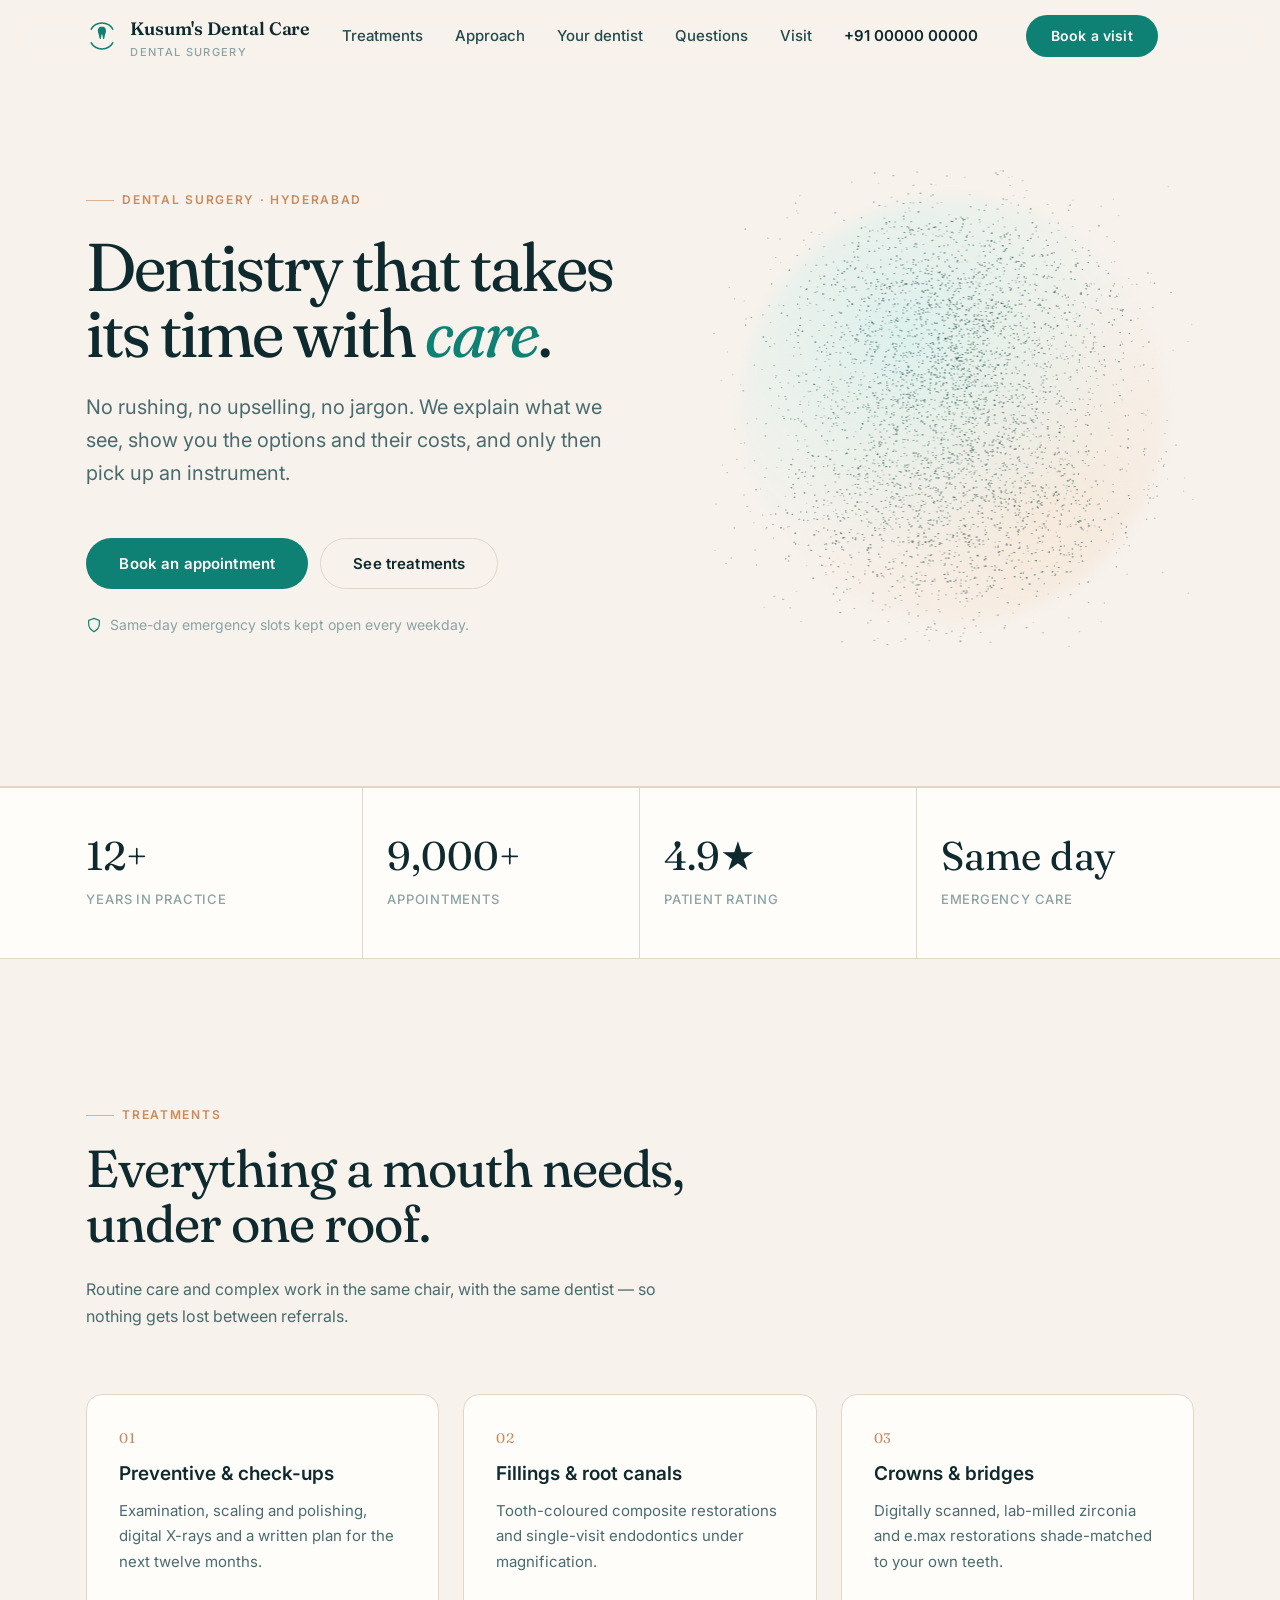
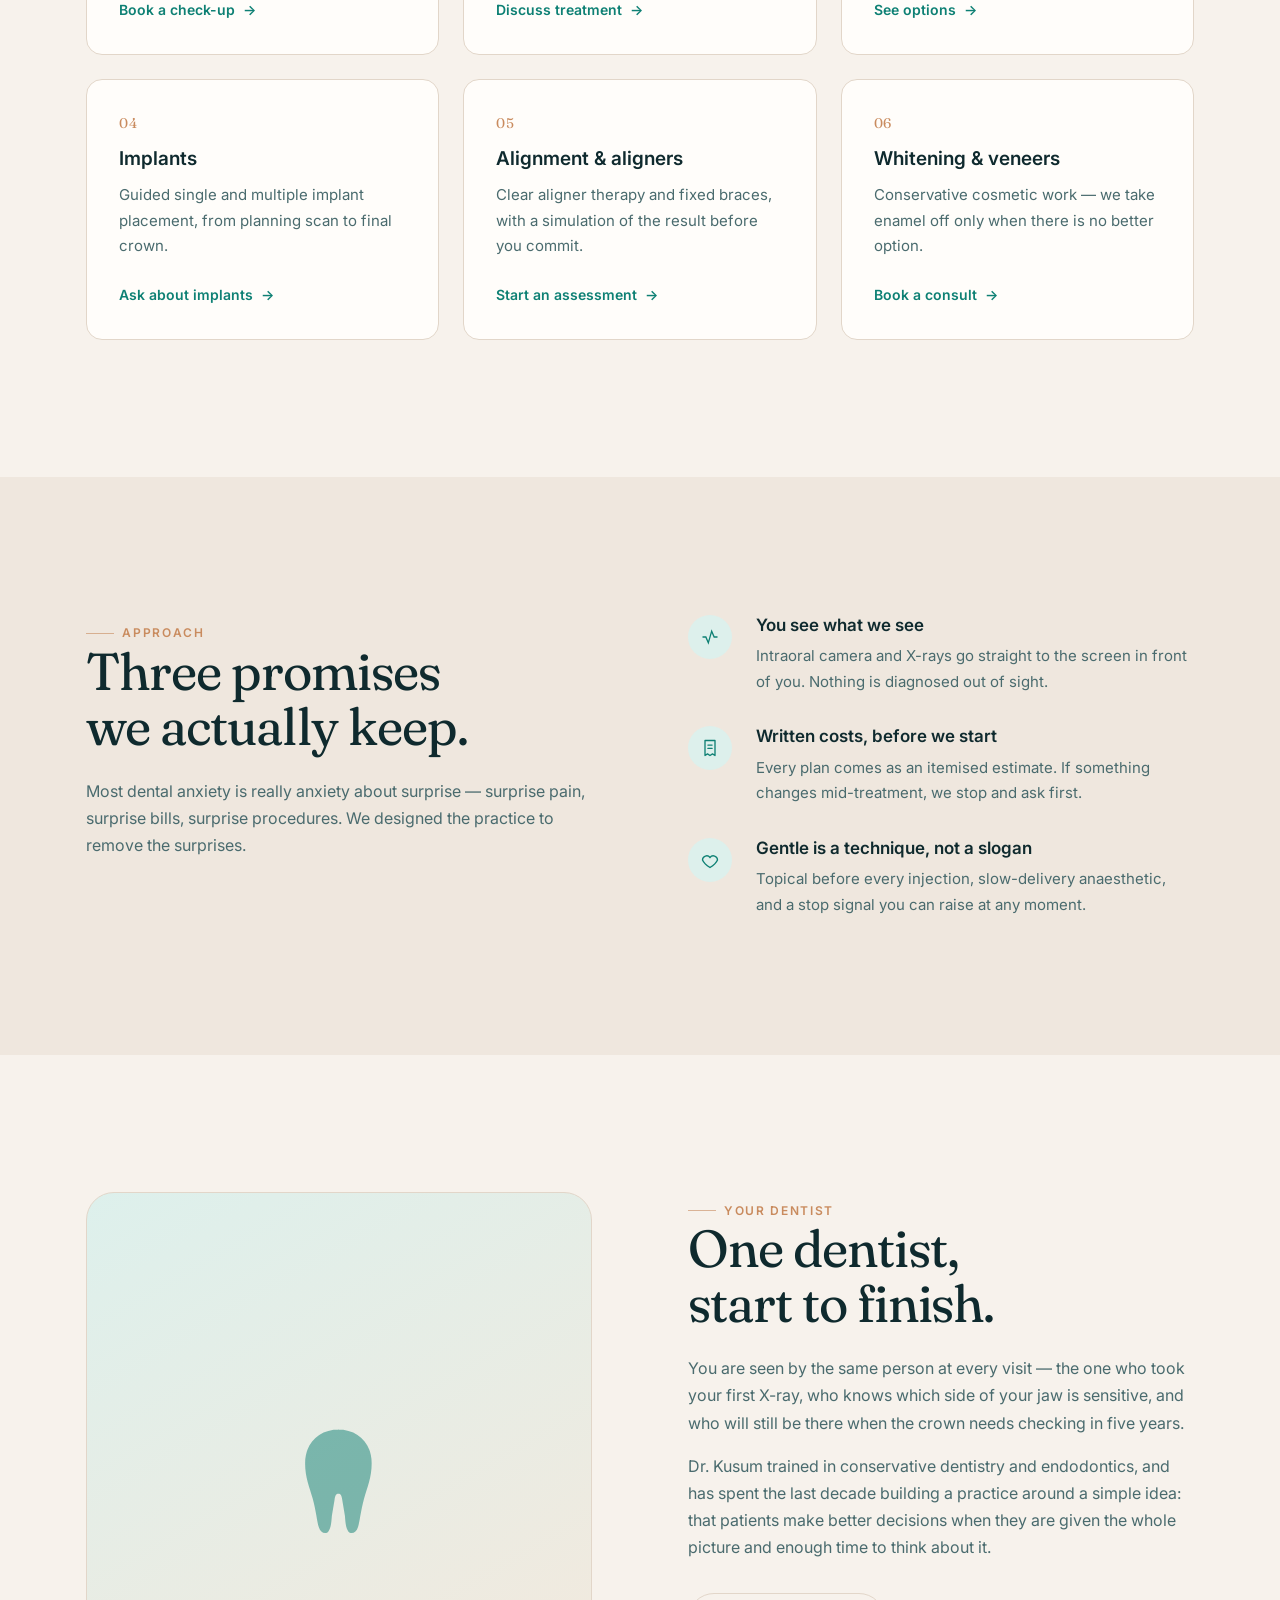
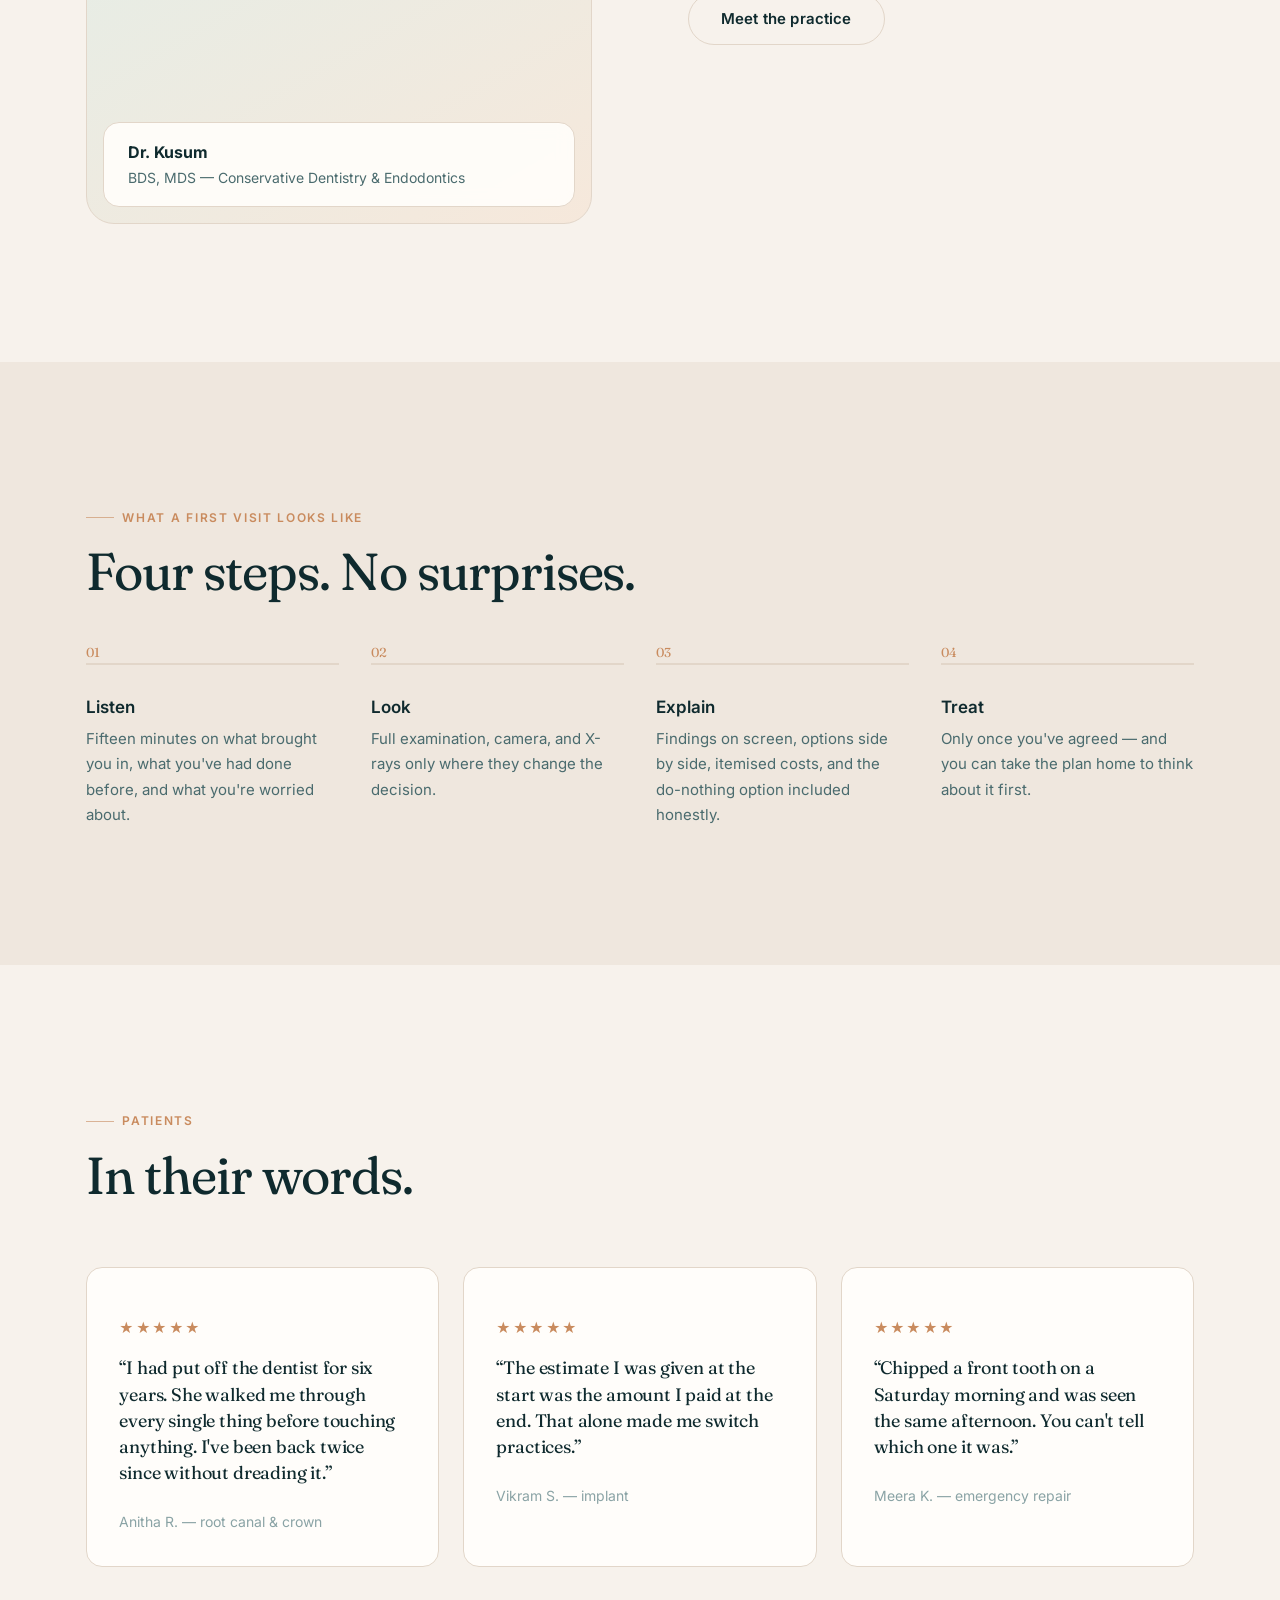
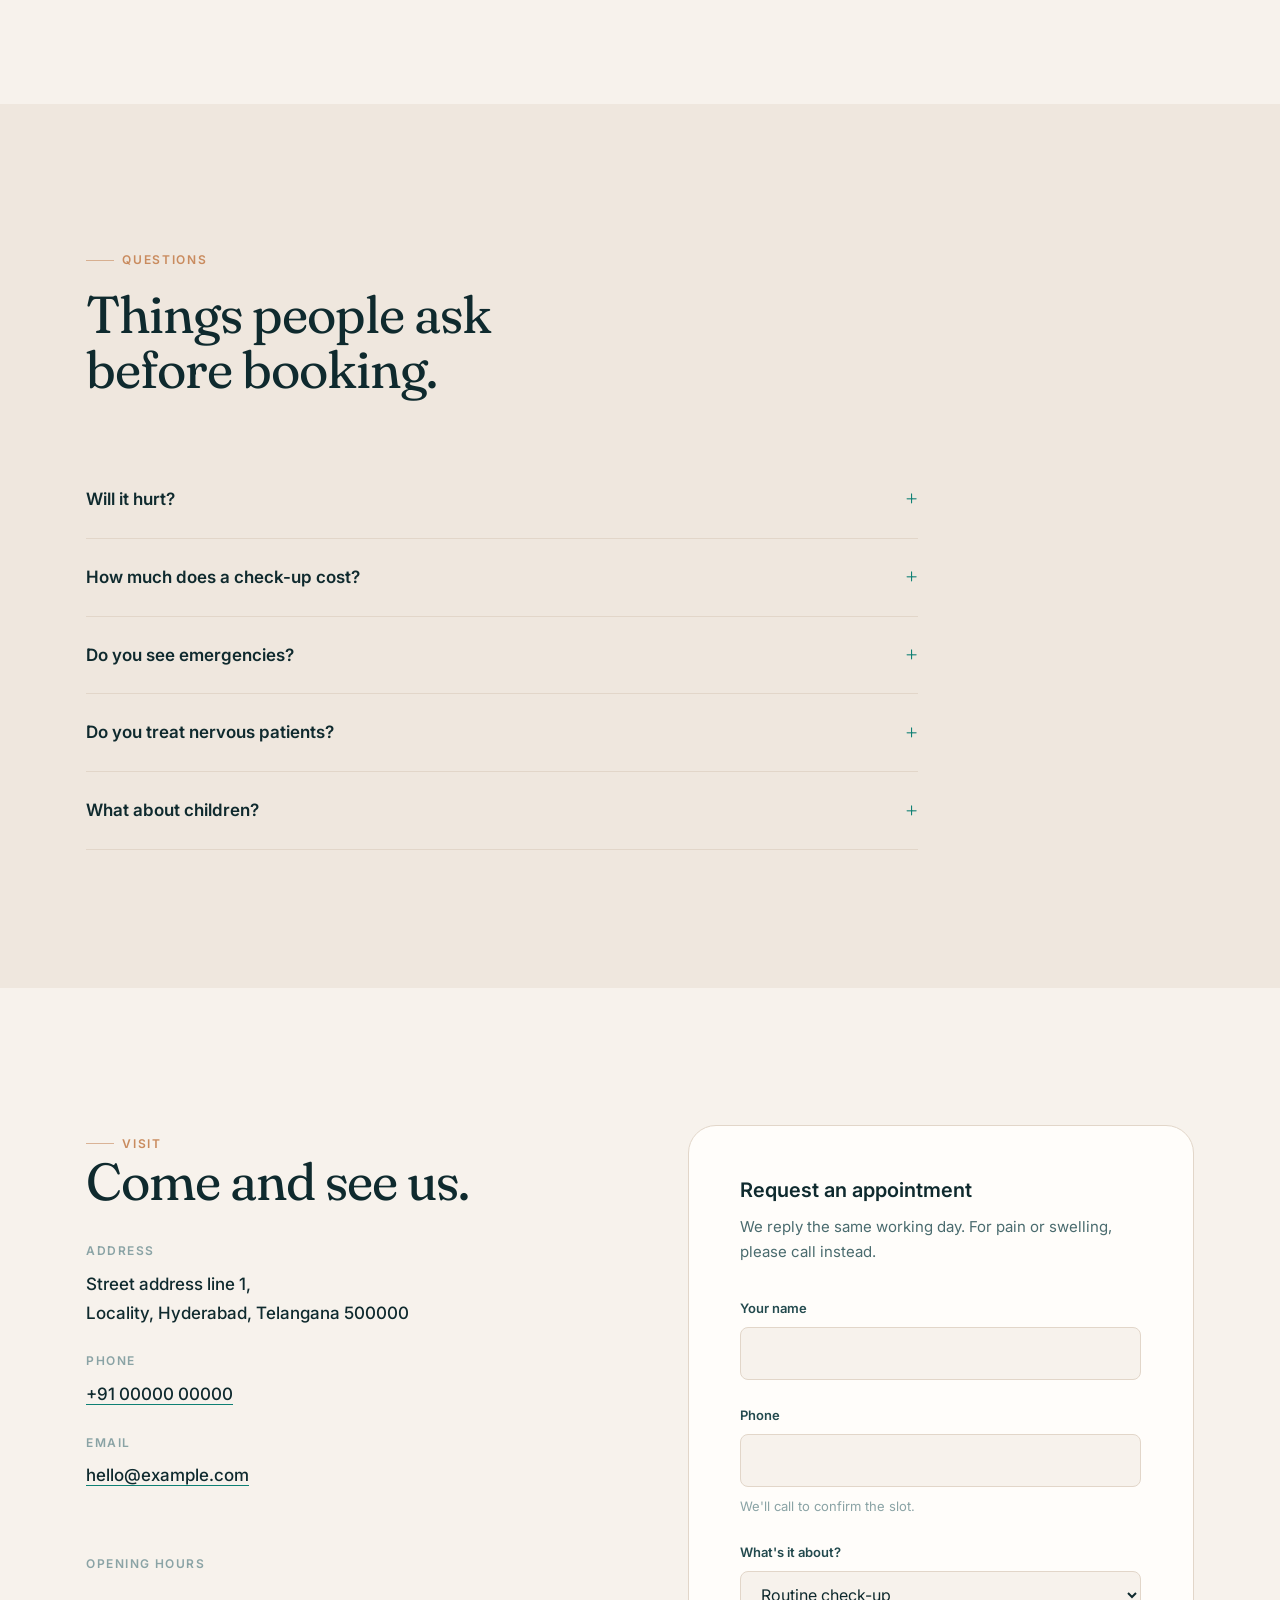
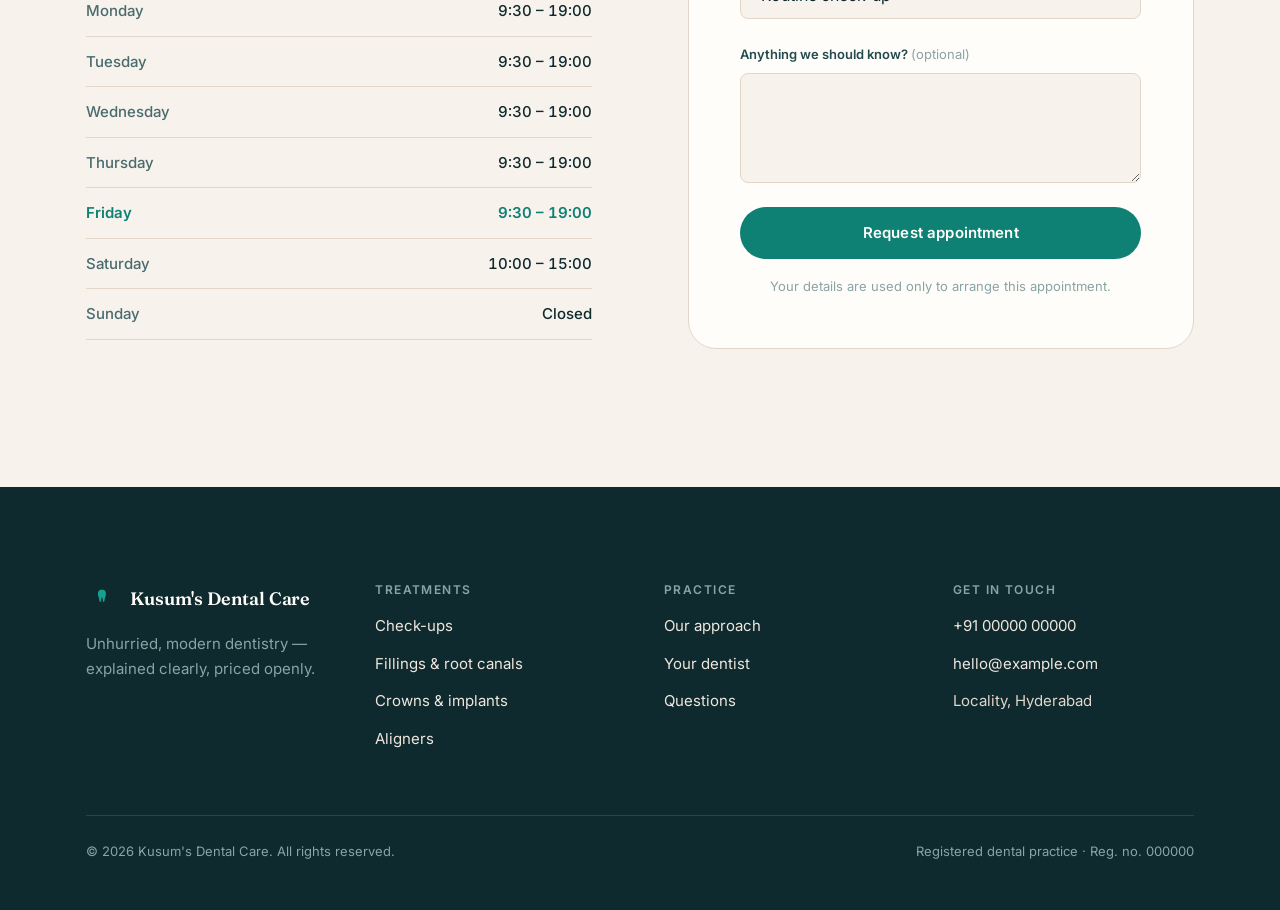
<file: kusum-dental-redesign/index.html>
<!doctype html>
<html lang="en">
<head>
<meta charset="utf-8">
<meta name="viewport" content="width=device-width, initial-scale=1">
<title>Kusum's Dental Care — Unhurried, modern dentistry</title>
<meta name="description" content="A calm, modern dental practice. Preventive care, cosmetic dentistry, implants and emergency appointments — explained clearly, priced openly.">
<meta name="theme-color" content="#f7f2ec" media="(prefers-color-scheme: light)">
<meta name="theme-color" content="#141a1a" media="(prefers-color-scheme: dark)">

<link rel="icon" href="assets/img/mark.svg" type="image/svg+xml">
<link rel="preconnect" href="https://fonts.googleapis.com">
<link rel="preconnect" href="https://fonts.gstatic.com" crossorigin>
<link rel="stylesheet" href="https://fonts.googleapis.com/css2?family=Fraunces:ital,opsz,wght@0,9..144,400;0,600;1,9..144,400&family=Inter:wght@400;500;600&display=swap">
<link rel="stylesheet" href="assets/css/styles.css">

<script type="importmap">
{ "imports": { "three": "./assets/vendor/three.module.min.js" } }
</script>
<script type="module" src="assets/js/main.js" defer></script>
</head>
<body>
<a class="skip" href="#main">Skip to content</a>

<!-- ============================= NAV ============================= -->
<header class="nav">
  <div class="wrap nav__inner">
    <a class="brand" href="#top">
      <svg class="brand__mark" viewBox="0 0 480 480" aria-hidden="true" focusable="false">
        <path d="M240 34a206 206 0 0 1 178 103l-21 12A182 182 0 0 0 240 58Z"/>
        <path d="M62 137A206 206 0 0 1 240 34v24A182 182 0 0 0 83 149Z"/>
        <path d="M418 343A206 206 0 0 1 240 446v-24a182 182 0 0 0 157-91Z"/>
        <path d="M240 446A206 206 0 0 1 62 343l21-12a182 182 0 0 0 157 91Z"/>
        <path d="M240 96c-36 0-62 24-62 62 0 26 8 44 14 65 6 22 8 43 11 52 3 10 10 13 16 10 5-4 7-14 8-30l5-30c1-8 3-11 7-11s6 3 7 11l5 30c1 16 3 26 8 30 6 3 13 0 16-10 3-9 5-30 11-52 6-21 14-39 14-65 0-38-26-62-62-62Z"/>
      </svg>
      <span>
        <span class="brand__name" data-placeholder="practice-name">Kusum's Dental Care</span>
        <span class="brand__sub" data-placeholder="practice-tagline">Dental Surgery</span>
      </span>
    </a>

    <nav aria-label="Primary">
      <ul class="nav__links">
        <li><a href="#services">Treatments</a></li>
        <li><a href="#approach">Approach</a></li>
        <li><a href="#team">Your dentist</a></li>
        <li><a href="#faq">Questions</a></li>
        <li><a href="#contact">Visit</a></li>
      </ul>
    </nav>

    <a class="nav__phone" href="tel:+910000000000" data-placeholder="phone">+91 00000 00000</a>
    <a class="btn btn--primary btn--small nav__cta" href="#contact">Book a visit</a>
  </div>
</header>

<main id="main">

<!-- ============================= HERO ============================= -->
<section class="hero" id="top" aria-labelledby="hero-title">
  <div class="wrap hero__grid">
    <div class="hero__copy">
      <span class="eyebrow" data-placeholder="hero-eyebrow">Dental surgery · Hyderabad</span>
      <h1 class="display-1" id="hero-title" data-placeholder="hero-title">
        Dentistry that takes<br>its time with <em>care</em>.
      </h1>
      <p class="lead" data-placeholder="hero-lead">
        No rushing, no upselling, no jargon. We explain what we see, show you the
        options and their costs, and only then pick up an instrument.
      </p>
      <div class="hero__actions">
        <a class="btn btn--primary" href="#contact">Book an appointment</a>
        <a class="btn btn--ghost" href="#services">See treatments</a>
      </div>
      <p class="hero__note">
        <svg viewBox="0 0 24 24" fill="none" stroke-width="1.8" aria-hidden="true"><path d="M12 22s8-4.5 8-11V5l-8-3-8 3v6c0 6.5 8 11 8 11Z"/></svg>
        <span data-placeholder="hero-note">Same-day emergency slots kept open every weekday.</span>
      </p>
    </div>

    <div class="hero__stage" data-mode="loading">
      <!-- img2threeJS renders here; the DOM above carries all the meaning -->
      <canvas id="hero-canvas" data-src="assets/img/mark.svg" role="presentation" aria-hidden="true"></canvas>
      <div class="hero__fallback" aria-hidden="true"></div>
    </div>
  </div>
</section>

<!-- ============================= TRUST ============================= -->
<section class="trust" aria-label="Practice at a glance">
  <div class="wrap">
    <ul class="trust__list">
      <li class="trust__item"><span class="trust__n" data-placeholder="stat-1-n">12+</span><span class="trust__l" data-placeholder="stat-1-l">Years in practice</span></li>
      <li class="trust__item"><span class="trust__n" data-placeholder="stat-2-n">9,000+</span><span class="trust__l" data-placeholder="stat-2-l">Appointments</span></li>
      <li class="trust__item"><span class="trust__n" data-placeholder="stat-3-n">4.9★</span><span class="trust__l" data-placeholder="stat-3-l">Patient rating</span></li>
      <li class="trust__item"><span class="trust__n" data-placeholder="stat-4-n">Same day</span><span class="trust__l" data-placeholder="stat-4-l">Emergency care</span></li>
    </ul>
  </div>
</section>

<!-- ============================= SERVICES ============================= -->
<section class="section" id="services" aria-labelledby="services-title">
  <div class="wrap">
    <div class="section__head" data-reveal>
      <span class="eyebrow">Treatments</span>
      <h2 class="display-2" id="services-title">Everything a mouth needs,<br>under one roof.</h2>
      <p>Routine care and complex work in the same chair, with the same dentist — so nothing gets lost between referrals.</p>
    </div>

    <div class="cards">
      <article class="card" data-reveal>
        <span class="card__n">01</span>
        <h3 data-placeholder="service-1-title">Preventive &amp; check-ups</h3>
        <p data-placeholder="service-1-body">Examination, scaling and polishing, digital X-rays and a written plan for the next twelve months.</p>
        <a class="card__link" href="#contact">Book a check-up</a>
      </article>
      <article class="card" data-reveal>
        <span class="card__n">02</span>
        <h3 data-placeholder="service-2-title">Fillings &amp; root canals</h3>
        <p data-placeholder="service-2-body">Tooth-coloured composite restorations and single-visit endodontics under magnification.</p>
        <a class="card__link" href="#contact">Discuss treatment</a>
      </article>
      <article class="card" data-reveal>
        <span class="card__n">03</span>
        <h3 data-placeholder="service-3-title">Crowns &amp; bridges</h3>
        <p data-placeholder="service-3-body">Digitally scanned, lab-milled zirconia and e.max restorations shade-matched to your own teeth.</p>
        <a class="card__link" href="#contact">See options</a>
      </article>
      <article class="card" data-reveal>
        <span class="card__n">04</span>
        <h3 data-placeholder="service-4-title">Implants</h3>
        <p data-placeholder="service-4-body">Guided single and multiple implant placement, from planning scan to final crown.</p>
        <a class="card__link" href="#contact">Ask about implants</a>
      </article>
      <article class="card" data-reveal>
        <span class="card__n">05</span>
        <h3 data-placeholder="service-5-title">Alignment &amp; aligners</h3>
        <p data-placeholder="service-5-body">Clear aligner therapy and fixed braces, with a simulation of the result before you commit.</p>
        <a class="card__link" href="#contact">Start an assessment</a>
      </article>
      <article class="card" data-reveal>
        <span class="card__n">06</span>
        <h3 data-placeholder="service-6-title">Whitening &amp; veneers</h3>
        <p data-placeholder="service-6-body">Conservative cosmetic work — we take enamel off only when there is no better option.</p>
        <a class="card__link" href="#contact">Book a consult</a>
      </article>
    </div>
  </div>
</section>

<!-- ============================= APPROACH ============================= -->
<section class="section section--sunken" id="approach" aria-labelledby="approach-title">
  <div class="wrap split">
    <div data-reveal>
      <span class="eyebrow">Approach</span>
      <h2 class="display-2" id="approach-title">Three promises we actually keep.</h2>
      <p style="margin-top: var(--s-5)">Most dental anxiety is really anxiety about surprise — surprise pain, surprise bills, surprise procedures. We designed the practice to remove the surprises.</p>
    </div>

    <ul class="pillars" data-reveal>
      <li class="pillar">
        <span class="pillar__icon"><svg viewBox="0 0 24 24" aria-hidden="true"><path d="M3 12h4l3 7 4-14 3 7h4"/></svg></span>
        <div>
          <h3 data-placeholder="pillar-1-title">You see what we see</h3>
          <p data-placeholder="pillar-1-body">Intraoral camera and X-rays go straight to the screen in front of you. Nothing is diagnosed out of sight.</p>
        </div>
      </li>
      <li class="pillar">
        <span class="pillar__icon"><svg viewBox="0 0 24 24" aria-hidden="true" stroke-linejoin="round" stroke-linecap="round"><path d="M6 3h12v18l-3-2-3 2-3-2-3 2Z"/><path d="M9.5 8.5h5M9.5 12.5h5"/></svg></span>
        <div>
          <h3 data-placeholder="pillar-2-title">Written costs, before we start</h3>
          <p data-placeholder="pillar-2-body">Every plan comes as an itemised estimate. If something changes mid-treatment, we stop and ask first.</p>
        </div>
      </li>
      <li class="pillar">
        <span class="pillar__icon"><svg viewBox="0 0 24 24" aria-hidden="true"><path d="M12 21s-7-4.35-9-9a5 5 0 0 1 9-3 5 5 0 0 1 9 3c-2 4.65-9 9-9 9Z"/></svg></span>
        <div>
          <h3 data-placeholder="pillar-3-title">Gentle is a technique, not a slogan</h3>
          <p data-placeholder="pillar-3-body">Topical before every injection, slow-delivery anaesthetic, and a stop signal you can raise at any moment.</p>
        </div>
      </li>
    </ul>
  </div>
</section>

<!-- ============================= TEAM ============================= -->
<section class="section" id="team" aria-labelledby="team-title">
  <div class="wrap split">
    <figure class="portrait" data-reveal>
      <!-- Replace with a real portrait; see README content checklist -->
      <svg class="portrait__mark" viewBox="0 0 480 480" aria-hidden="true">
        <path d="M240 96c-36 0-62 24-62 62 0 26 8 44 14 65 6 22 8 43 11 52 3 10 10 13 16 10 5-4 7-14 8-30l5-30c1-8 3-11 7-11s6 3 7 11l5 30c1 16 3 26 8 30 6 3 13 0 16-10 3-9 5-30 11-52 6-21 14-39 14-65 0-38-26-62-62-62Z"/>
      </svg>
      <figcaption>
        <strong data-placeholder="dentist-name">Dr. Kusum</strong>
        <span data-placeholder="dentist-credentials">BDS, MDS — Conservative Dentistry &amp; Endodontics</span>
      </figcaption>
    </figure>

    <div data-reveal>
      <span class="eyebrow">Your dentist</span>
      <h2 class="display-2" id="team-title">One dentist, start to finish.</h2>
      <p style="margin-top: var(--s-5)" data-placeholder="dentist-bio-1">
        You are seen by the same person at every visit — the one who took your first
        X-ray, who knows which side of your jaw is sensitive, and who will still be
        there when the crown needs checking in five years.
      </p>
      <p style="margin-top: var(--s-4)" data-placeholder="dentist-bio-2">
        Dr. Kusum trained in conservative dentistry and endodontics, and has spent
        the last decade building a practice around a simple idea: that patients make
        better decisions when they are given the whole picture and enough time to
        think about it.
      </p>
      <div class="hero__actions" style="margin-top: var(--s-6) !important">
        <a class="btn btn--ghost" href="#contact">Meet the practice</a>
      </div>
    </div>
  </div>
</section>

<!-- ============================= PROCESS ============================= -->
<section class="section section--sunken" aria-labelledby="process-title">
  <div class="wrap">
    <div class="section__head" data-reveal>
      <span class="eyebrow">What a first visit looks like</span>
      <h2 class="display-2" id="process-title">Four steps. No surprises.</h2>
    </div>
    <ol class="steps" data-reveal>
      <li class="step"><h3 data-placeholder="step-1-title">Listen</h3><p data-placeholder="step-1-body">Fifteen minutes on what brought you in, what you've had done before, and what you're worried about.</p></li>
      <li class="step"><h3 data-placeholder="step-2-title">Look</h3><p data-placeholder="step-2-body">Full examination, camera, and X-rays only where they change the decision.</p></li>
      <li class="step"><h3 data-placeholder="step-3-title">Explain</h3><p data-placeholder="step-3-body">Findings on screen, options side by side, itemised costs, and the do-nothing option included honestly.</p></li>
      <li class="step"><h3 data-placeholder="step-4-title">Treat</h3><p data-placeholder="step-4-body">Only once you've agreed — and you can take the plan home to think about it first.</p></li>
    </ol>
  </div>
</section>

<!-- ============================= TESTIMONIALS ============================= -->
<section class="section" aria-labelledby="quotes-title">
  <div class="wrap">
    <div class="section__head" data-reveal>
      <span class="eyebrow">Patients</span>
      <h2 class="display-2" id="quotes-title">In their words.</h2>
    </div>
    <div class="quotes">
      <figure class="quote" data-reveal>
        <div class="quote__stars" aria-label="5 out of 5">★★★★★</div>
        <blockquote data-placeholder="quote-1">“I had put off the dentist for six years. She walked me through every single thing before touching anything. I've been back twice since without dreading it.”</blockquote>
        <figcaption data-placeholder="quote-1-by">Anitha R. — root canal &amp; crown</figcaption>
      </figure>
      <figure class="quote" data-reveal>
        <div class="quote__stars" aria-label="5 out of 5">★★★★★</div>
        <blockquote data-placeholder="quote-2">“The estimate I was given at the start was the amount I paid at the end. That alone made me switch practices.”</blockquote>
        <figcaption data-placeholder="quote-2-by">Vikram S. — implant</figcaption>
      </figure>
      <figure class="quote" data-reveal>
        <div class="quote__stars" aria-label="5 out of 5">★★★★★</div>
        <blockquote data-placeholder="quote-3">“Chipped a front tooth on a Saturday morning and was seen the same afternoon. You can't tell which one it was.”</blockquote>
        <figcaption data-placeholder="quote-3-by">Meera K. — emergency repair</figcaption>
      </figure>
    </div>
  </div>
</section>

<!-- ============================= FAQ ============================= -->
<section class="section section--sunken" id="faq" aria-labelledby="faq-title">
  <div class="wrap">
    <div class="section__head" data-reveal>
      <span class="eyebrow">Questions</span>
      <h2 class="display-2" id="faq-title">Things people ask before booking.</h2>
    </div>
    <div class="faq" data-reveal>
      <details>
        <summary data-placeholder="faq-1-q">Will it hurt?</summary>
        <p data-placeholder="faq-1-a">For most routine work, no. We use topical gel before any injection and deliver anaesthetic slowly, which is what makes the difference. You can raise a hand to stop at any point, and we will.</p>
      </details>
      <details>
        <summary data-placeholder="faq-2-q">How much does a check-up cost?</summary>
        <p data-placeholder="faq-2-a">A full examination including X-rays where needed is a fixed fee, quoted when you book. Any treatment that follows is itemised in writing before it starts.</p>
      </details>
      <details>
        <summary data-placeholder="faq-3-q">Do you see emergencies?</summary>
        <p data-placeholder="faq-3-a">Yes. We hold slots open every weekday for pain, swelling, a lost filling or a broken front tooth. Call the practice directly rather than using the form.</p>
      </details>
      <details>
        <summary data-placeholder="faq-4-q">Do you treat nervous patients?</summary>
        <p data-placeholder="faq-4-a">Often. Tell us when you book and we will schedule a longer, treatment-free first appointment — just conversation and an examination, nothing else.</p>
      </details>
      <details>
        <summary data-placeholder="faq-5-q">What about children?</summary>
        <p data-placeholder="faq-5-a">We see children from their first tooth onwards. Early visits are short, familiar and deliberately uneventful, which is the point.</p>
      </details>
    </div>
  </div>
</section>

<!-- ============================= CONTACT ============================= -->
<section class="section" id="contact" aria-labelledby="contact-title">
  <div class="wrap contact__grid">
    <div data-reveal>
      <span class="eyebrow">Visit</span>
      <h2 class="display-2" id="contact-title">Come and see us.</h2>

      <dl class="info-list">
        <div>
          <dt>Address</dt>
          <dd data-placeholder="address">Street address line 1,<br>Locality, Hyderabad, Telangana 500000</dd>
        </div>
        <div>
          <dt>Phone</dt>
          <dd><a href="tel:+910000000000" data-placeholder="phone">+91 00000 00000</a></dd>
        </div>
        <div>
          <dt>Email</dt>
          <dd><a href="mailto:hello@example.com" data-placeholder="email">hello@example.com</a></dd>
        </div>
      </dl>

      <table class="hours">
        <caption>Opening hours</caption>
        <tbody>
          <tr data-day="1"><th scope="row">Monday</th><td data-placeholder="hours-mon">9:30 – 19:00</td></tr>
          <tr data-day="2"><th scope="row">Tuesday</th><td data-placeholder="hours-tue">9:30 – 19:00</td></tr>
          <tr data-day="3"><th scope="row">Wednesday</th><td data-placeholder="hours-wed">9:30 – 19:00</td></tr>
          <tr data-day="4"><th scope="row">Thursday</th><td data-placeholder="hours-thu">9:30 – 19:00</td></tr>
          <tr data-day="5"><th scope="row">Friday</th><td data-placeholder="hours-fri">9:30 – 19:00</td></tr>
          <tr data-day="6"><th scope="row">Saturday</th><td data-placeholder="hours-sat">10:00 – 15:00</td></tr>
          <tr data-day="0"><th scope="row">Sunday</th><td data-placeholder="hours-sun">Closed</td></tr>
        </tbody>
      </table>
    </div>

    <div class="booking" data-reveal>
      <h3 style="font-size:1.25rem">Request an appointment</h3>
      <p style="font-size:.9375rem; margin:var(--s-3) 0 var(--s-6)">We reply the same working day. For pain or swelling, please call instead.</p>

      <form id="booking-form" novalidate>
        <div class="field">
          <label for="f-name">Your name</label>
          <input id="f-name" name="name" type="text" autocomplete="name" required>
        </div>
        <div class="field">
          <label for="f-phone">Phone</label>
          <input id="f-phone" name="phone" type="tel" autocomplete="tel" inputmode="tel" required>
          <span class="field__hint">We'll call to confirm the slot.</span>
        </div>
        <div class="field">
          <label for="f-reason">What's it about?</label>
          <select id="f-reason" name="reason">
            <option>Routine check-up</option>
            <option>Pain or sensitivity</option>
            <option>Cosmetic consultation</option>
            <option>Implants</option>
            <option>Aligners or braces</option>
            <option>Something else</option>
          </select>
        </div>
        <div class="field">
          <label for="f-note">Anything we should know? <span style="font-weight:400;color:var(--ink-300)">(optional)</span></label>
          <textarea id="f-note" name="note" rows="3"></textarea>
        </div>
        <button class="btn btn--primary" type="submit">Request appointment</button>
        <p class="booking__foot" role="status">Your details are used only to arrange this appointment.</p>
      </form>
    </div>
  </div>
</section>

</main>

<!-- ============================= FOOTER ============================= -->
<footer class="footer">
  <div class="wrap">
    <div class="footer__grid">
      <div>
        <a class="brand" href="#top" style="color:var(--shell-000)">
          <svg class="brand__mark" viewBox="0 0 480 480" aria-hidden="true">
            <path d="M240 96c-36 0-62 24-62 62 0 26 8 44 14 65 6 22 8 43 11 52 3 10 10 13 16 10 5-4 7-14 8-30l5-30c1-8 3-11 7-11s6 3 7 11l5 30c1 16 3 26 8 30 6 3 13 0 16-10 3-9 5-30 11-52 6-21 14-39 14-65 0-38-26-62-62-62Z"/>
          </svg>
          <span class="brand__name" data-placeholder="practice-name">Kusum's Dental Care</span>
        </a>
        <p style="margin-top:var(--s-4); max-width:28ch">Unhurried, modern dentistry — explained clearly, priced openly.</p>
      </div>
      <div>
        <h4>Treatments</h4>
        <ul>
          <li><a href="#services">Check-ups</a></li>
          <li><a href="#services">Fillings &amp; root canals</a></li>
          <li><a href="#services">Crowns &amp; implants</a></li>
          <li><a href="#services">Aligners</a></li>
        </ul>
      </div>
      <div>
        <h4>Practice</h4>
        <ul>
          <li><a href="#approach">Our approach</a></li>
          <li><a href="#team">Your dentist</a></li>
          <li><a href="#faq">Questions</a></li>
        </ul>
      </div>
      <div>
        <h4>Get in touch</h4>
        <ul>
          <li><a href="tel:+910000000000" data-placeholder="phone">+91 00000 00000</a></li>
          <li><a href="mailto:hello@example.com" data-placeholder="email">hello@example.com</a></li>
          <li data-placeholder="address-short">Locality, Hyderabad</li>
        </ul>
      </div>
    </div>
    <div class="footer__bottom">
      <span>© <span id="year">2026</span> <span data-placeholder="practice-name">Kusum's Dental Care</span>. All rights reserved.</span>
      <span>Registered dental practice · <span data-placeholder="registration">Reg. no. 000000</span></span>
    </div>
  </div>
</footer>

<!-- mobile action bar -->
<div class="bookbar">
  <a class="btn btn--ghost" href="tel:+910000000000">Call</a>
  <a class="btn btn--primary" href="#contact">Book</a>
</div>

<script>document.getElementById("year").textContent = new Date().getFullYear();</script>
</body>
</html>
</file>
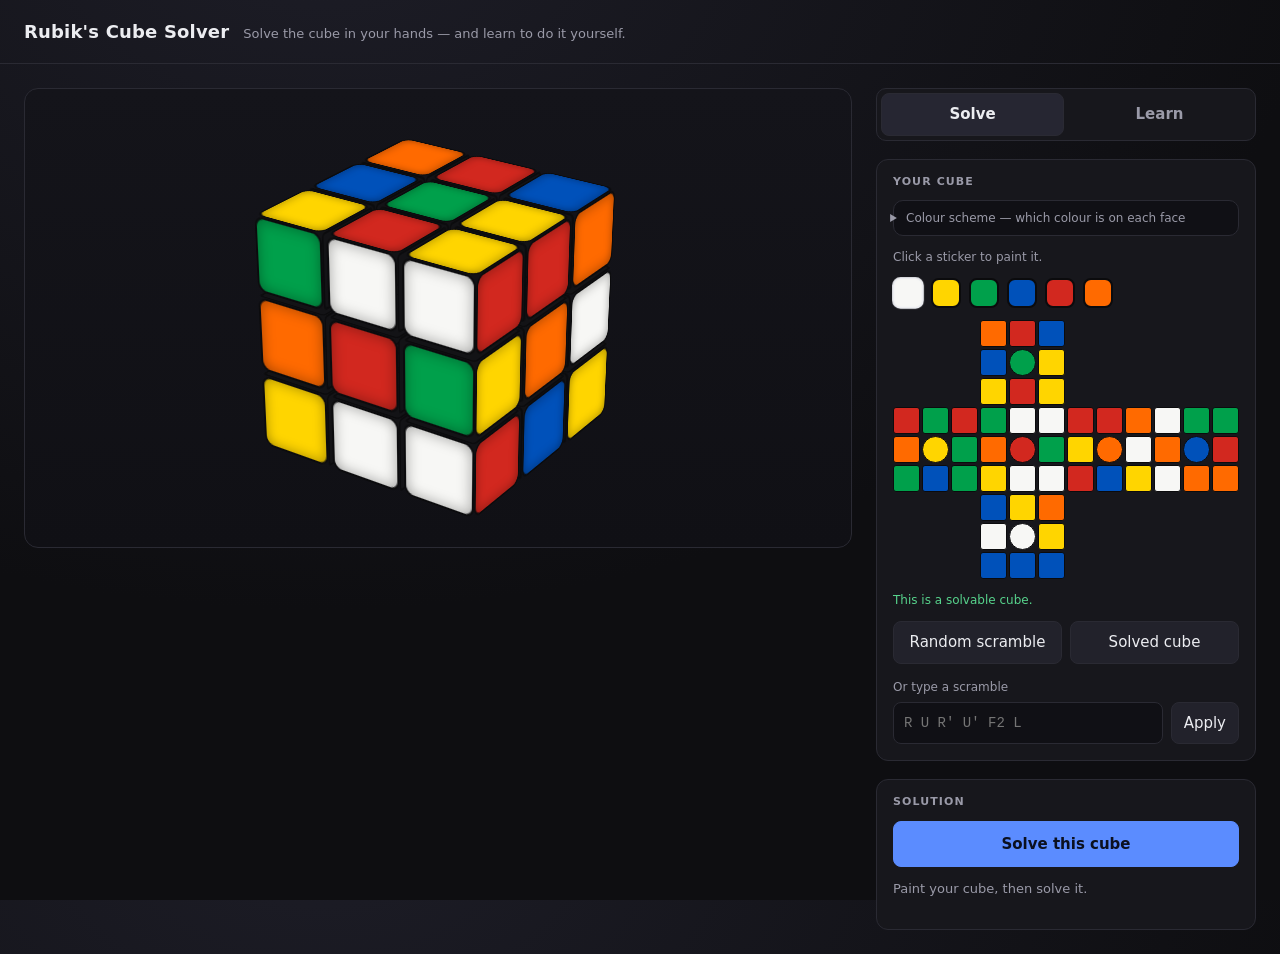
<file: rubiks-cube/index.html>
<!DOCTYPE html>
<html lang="en">
<head>
<meta charset="utf-8">
<meta name="viewport" content="width=device-width, initial-scale=1">
<title>Rubik's Cube Solver</title>
<link rel="stylesheet" href="styles.css">
</head>
<body>
<header class="topbar">
  <h1>Rubik's Cube Solver</h1>
  <p class="tagline">Solve the cube in your hands &mdash; and learn to do it yourself.</p>
</header>

<main>
  <section class="viewer">
    <div id="viewport" class="viewport" title="Drag to rotate the view">
      <div id="cube" class="cube"></div>
    </div>

    <div id="playback" class="playback" hidden>
      <div class="transport">
        <button id="toStart" title="Back to the scrambled cube">&#124;&#9664;</button>
        <button id="stepBack" title="Previous move">&#9664;</button>
        <button id="play" class="primary" title="Play the solution">&#9654; Play</button>
        <button id="stepForward" title="Next move">&#9654;</button>
        <button id="toEnd" title="Jump to the solved cube">&#9654;&#124;</button>
      </div>
      <div class="progress">
        <output id="position">0 / 0</output>
        <div class="track"><div id="bar" class="bar"></div></div>
        <output id="nowPlaying" class="now">&mdash;</output>
      </div>
    </div>

    <div id="turnpad" class="turnpad" hidden>
      <div class="turnpad-head">
        <span>Turn the cube</span>
        <span class="turnpad-tools">
          <button id="flipView" class="small">Flip to bottom</button>
          <button id="undoTurn" class="small">Undo</button>
        </span>
      </div>
      <div id="turnButtons" class="turn-buttons"></div>
      <p class="hint compact">Or use the keyboard: <kbd>U</kbd> <kbd>D</kbd> <kbd>L</kbd> <kbd>R</kbd> <kbd>F</kbd> <kbd>B</kbd>, with <kbd>Shift</kbd> for counter-clockwise.</p>
    </div>
  </section>

  <section class="panel">
    <div class="tabs" role="tablist">
      <button id="tabSolve" class="tab active" role="tab" aria-selected="true">Solve</button>
      <button id="tabLearn" class="tab" role="tab" aria-selected="false">Learn</button>
    </div>

    <div id="solvePanel" class="tabpanel" role="tabpanel">
      <div class="group">
        <h2>Your cube</h2>
        <details id="schemeBox" class="scheme">
          <summary>Colour scheme &mdash; which colour is on each face</summary>
          <p class="hint">Hold your cube still and read the <strong>centre</strong> square of two faces. Centres never move, so they are the only stickers that say which face is which &mdash; and naming two of them fixes all six.</p>
          <div id="schemeRows" class="scheme-rows"></div>
          <div id="schemeDerived" class="scheme-derived"></div>
          <p id="schemeNote" class="hint"></p>
        </details>
        <p class="hint">Click a sticker to paint it.</p>
        <div id="palette" class="palette"></div>
        <div id="net" class="net"></div>
        <p id="validity" class="validity">&mdash;</p>
        <div class="buttons">
          <button id="scramble">Random scramble</button>
          <button id="resetCube">Solved cube</button>
        </div>
        <label class="field" for="notation">Or type a scramble</label>
        <div class="row">
          <input id="notation" type="text" placeholder="R U R' U' F2 L" spellcheck="false" autocomplete="off">
          <button id="applyNotation">Apply</button>
        </div>
      </div>

      <div class="group">
        <h2>Solution</h2>
        <button id="solve" class="solve">Solve this cube</button>
        <p id="summary" class="summary">Paint your cube, then solve it.</p>
        <ol id="stages" class="stages"></ol>
      </div>
    </div>

    <div id="learnPanel" class="tabpanel" hidden role="tabpanel">
      <div class="group">
        <h2>The method</h2>
        <p class="hint">Seven stages, each one building on the last. Work down the list &mdash; practise a stage until it sticks, then take the next.</p>
        <ol id="course" class="course"></ol>
        <p id="courseProgress" class="summary">&mdash;</p>
      </div>

      <div class="group" id="notationGroup">
        <h2>Notation</h2>
        <div id="notationList" class="notation"></div>
        <p id="clockwiseNote" class="hint"></p>
      </div>

      <div class="group" id="lessonGroup" hidden>
        <h2 id="lessonStage">Stage</h2>
        <h3 id="lessonName" class="lesson-name"></h3>
        <p id="lessonGoal" class="lesson-goal"></p>
        <p id="lessonIdea" class="lesson-idea"></p>

        <h4 class="lesson-head">What to look for</h4>
        <ol id="lessonLook" class="lesson-look"></ol>

        <div id="lessonAlgs"></div>

        <h4 class="lesson-head">Why it works</h4>
        <p id="lessonWhy" class="lesson-why"></p>

        <p id="lessonCheck" class="lesson-check"></p>

        <button id="startPractice" class="solve">Practise this stage</button>
      </div>

      <div class="group" id="practiceGroup" hidden>
        <h2>Practice</h2>
        <p id="practiceStage" class="lesson-name"></p>
        <p id="practiceGoal" class="lesson-goal"></p>
        <div class="progress">
          <output id="practiceCount">0 / 4</output>
          <div class="track"><div id="practiceBar" class="bar"></div></div>
        </div>
        <p id="practiceFeedback" class="summary">Your move.</p>
        <div class="buttons three">
          <button id="hint">Hint</button>
          <button id="showStep">Show step</button>
          <button id="newPractice">New cube</button>
        </div>
        <p id="hintText" class="hint-text" hidden></p>
      </div>
    </div>
  </section>
</main>

<script src="cube.js"></script>
<script src="solver.js"></script>
<script src="facelets.js"></script>
<script src="lessons.js"></script>
<script src="app.js"></script>
</body>
</html>
</file>
<file: kusum-dental-redesign/assets/css/styles.css>
/* =========================================================================
   Kusum's Dental Care — stylesheet
   See design.md for the reasoning behind every token in this block.
   ========================================================================= */

:root {
  /* ink */
  --ink-900: #0f2a2e;
  --ink-700: #234a4e;
  --ink-500: #4a6b6e;
  --ink-300: #8aa3a5;

  /* ground */
  --shell-000: #fffdfa;
  --shell-100: #f7f2ec;
  --shell-200: #efe7de;
  --shell-300: #e2d6c9;

  /* accents */
  --accent-600: #0e8074;
  --accent-500: #16a090;
  --accent-100: #ddf0ec;
  --warm-500: #c98b5e;
  --warm-100: #f6e8db;

  /* space */
  --s-1: 4px;  --s-2: 8px;  --s-3: 12px; --s-4: 16px; --s-5: 24px;
  --s-6: 32px; --s-7: 48px; --s-8: 64px; --s-9: 96px; --s-10: 128px;
  --section: clamp(4.5rem, 3rem + 7vw, 9rem);
  --gutter: clamp(1.25rem, 0.5rem + 3vw, 3rem);
  --measure: 62ch;

  /* shape */
  --r-sm: 8px; --r-md: 16px; --r-lg: 28px; --r-full: 999px;

  /* depth */
  --shadow-float: 0 1px 2px rgb(15 42 46 / .04), 0 12px 32px -12px rgb(15 42 46 / .10);
  --shadow-lift:  0 1px 2px rgb(15 42 46 / .05), 0 22px 48px -20px rgb(15 42 46 / .18);

  /* motion */
  --e-out: cubic-bezier(.22, 1, .36, 1);
  --e-inout: cubic-bezier(.65, 0, .35, 1);
  --t-fast: 140ms; --t-base: 220ms; --t-slow: 480ms;

  /* type */
  --font-display: "Fraunces", "Iowan Old Style", Georgia, serif;
  --font-text: "Inter", -apple-system, BlinkMacSystemFont, "Segoe UI", system-ui, sans-serif;
}

@media (prefers-color-scheme: dark) {
  :root:not([data-theme="light"]) {
    --ink-900: #f2efe9; --ink-700: #ded9d1; --ink-500: #b3bfbe; --ink-300: #7e8f8e;
    --shell-000: #1d2525; --shell-100: #141a1a; --shell-200: #0f1414; --shell-300: #2c3636;
    --accent-600: #2fb9a6; --accent-500: #4fcdbb; --accent-100: #12312e;
    --warm-500: #dba87f; --warm-100: #2d2119;
    --shadow-float: 0 1px 2px rgb(0 0 0 / .4), 0 12px 32px -12px rgb(0 0 0 / .6);
    --shadow-lift:  0 1px 2px rgb(0 0 0 / .5), 0 22px 48px -20px rgb(0 0 0 / .7);
  }
}
:root[data-theme="dark"] {
  --ink-900: #f2efe9; --ink-700: #ded9d1; --ink-500: #b3bfbe; --ink-300: #7e8f8e;
  --shell-000: #1d2525; --shell-100: #141a1a; --shell-200: #0f1414; --shell-300: #2c3636;
  --accent-600: #2fb9a6; --accent-500: #4fcdbb; --accent-100: #12312e;
  --warm-500: #dba87f; --warm-100: #2d2119;
  --shadow-float: 0 1px 2px rgb(0 0 0 / .4), 0 12px 32px -12px rgb(0 0 0 / .6);
  --shadow-lift:  0 1px 2px rgb(0 0 0 / .5), 0 22px 48px -20px rgb(0 0 0 / .7);
}

/* ---------- reset ---------- */
*, *::before, *::after { box-sizing: border-box; }
* { margin: 0; }
html { -webkit-text-size-adjust: 100%; scroll-behavior: smooth; }
body {
  background: var(--shell-100);
  color: var(--ink-500);
  font-family: var(--font-text);
  font-size: 1rem;
  line-height: 1.7;
  -webkit-font-smoothing: antialiased;
  text-rendering: optimizeLegibility;
}
img, svg, canvas { display: block; max-width: 100%; }
button, input, select, textarea { font: inherit; color: inherit; }
a { color: var(--accent-600); text-underline-offset: 3px; text-decoration-thickness: 1px; }
:focus-visible { outline: 2px solid var(--accent-600); outline-offset: 3px; border-radius: 4px; }
::selection { background: var(--accent-100); color: var(--ink-900); }

/* ---------- type ---------- */
h1, h2, h3, h4 { color: var(--ink-900); font-weight: 600; line-height: 1.2; text-wrap: balance; }
.display-1 {
  font-family: var(--font-display);
  font-weight: 400;
  font-size: clamp(2.75rem, 1.6rem + 5.2vw, 5.25rem);
  line-height: .98;
  letter-spacing: -.03em;
  font-variation-settings: "opsz" 72, "SOFT" 40, "WONK" 1;
}
.display-2 {
  font-family: var(--font-display);
  font-weight: 400;
  font-size: clamp(2rem, 1.4rem + 2.6vw, 3.25rem);
  line-height: 1.06;
  letter-spacing: -.02em;
  font-variation-settings: "opsz" 48, "SOFT" 40;
}
.display-1 em, .display-2 em { font-style: italic; color: var(--accent-600); }
.lead {
  font-size: clamp(1.0625rem, 1rem + .4vw, 1.25rem);
  line-height: 1.65;
  color: var(--ink-500);
  max-width: 54ch;
}
.eyebrow {
  display: inline-flex; align-items: center; gap: var(--s-2);
  font-size: .75rem; font-weight: 600; letter-spacing: .14em;
  text-transform: uppercase; color: var(--warm-500);
}
.eyebrow::before {
  content: ""; width: 28px; height: 1px; background: var(--warm-500); opacity: .6;
}
p { max-width: var(--measure); }

/* ---------- layout ---------- */
.wrap { width: 100%; max-width: 1200px; margin-inline: auto; padding-inline: var(--gutter); }
.section { padding-block: var(--section); }
.section--sunken { background: var(--shell-200); }
.section__head { max-width: 46rem; margin-bottom: var(--s-8); }
.section__head .display-2 { margin-top: var(--s-4); }
.section__head p { margin-top: var(--s-5); }

.skip {
  position: absolute; left: var(--s-4); top: -100px; z-index: 100;
  background: var(--accent-600); color: #fff; padding: var(--s-3) var(--s-5);
  border-radius: var(--r-sm); transition: top var(--t-base) var(--e-out);
}
.skip:focus { top: var(--s-4); }

/* ---------- buttons ---------- */
.btn {
  display: inline-flex; align-items: center; justify-content: center; gap: var(--s-2);
  min-height: 48px; padding: var(--s-3) var(--s-6);
  border: 1px solid transparent; border-radius: var(--r-full);
  font-weight: 600; font-size: .9375rem; letter-spacing: .01em;
  text-decoration: none; cursor: pointer; white-space: nowrap;
  transition: background var(--t-fast) var(--e-out), border-color var(--t-fast) var(--e-out),
              transform var(--t-fast) var(--e-out), color var(--t-fast) var(--e-out);
}
.btn--primary { background: var(--accent-600); color: #fffdfa; }
.btn--primary:hover { background: var(--accent-500); transform: translateY(-1px); }
.btn--ghost { border-color: var(--shell-300); color: var(--ink-900); background: transparent; }
.btn--ghost:hover { border-color: var(--ink-300); transform: translateY(-1px); }
.btn--small { min-height: 40px; padding: var(--s-2) var(--s-5); font-size: .875rem; }
:root[data-theme="dark"] .btn--primary { color: #0f1414; }
@media (prefers-color-scheme: dark) {
  :root:not([data-theme="light"]) .btn--primary { color: #0f1414; }
}

/* ---------- nav ---------- */
.nav {
  position: sticky; top: 0; z-index: 50;
  background: color-mix(in srgb, var(--shell-100) 82%, transparent);
  backdrop-filter: saturate(180%) blur(14px);
  border-bottom: 1px solid transparent;
  transition: border-color var(--t-base) var(--e-out), box-shadow var(--t-base) var(--e-out);
}
.nav[data-stuck="true"] { border-bottom-color: var(--shell-300); box-shadow: var(--shadow-float); }
.nav__inner { display: flex; align-items: center; gap: var(--s-6); min-height: 72px; }
.brand { display: flex; align-items: center; gap: var(--s-3); text-decoration: none; color: var(--ink-900); }
.brand__mark { width: 32px; height: 32px; flex: none; }
.brand__mark path, .brand__mark circle { fill: var(--accent-600); }
.brand__name { font-family: var(--font-display); font-size: 1.125rem; font-weight: 600; letter-spacing: -.01em; white-space: nowrap; }
.brand__sub { display: block; font-family: var(--font-text); font-size: .6875rem; font-weight: 500;
  letter-spacing: .12em; text-transform: uppercase; color: var(--ink-300); line-height: 1; margin-top: 2px; }
.nav__links { display: none; gap: var(--s-6); margin-left: auto; list-style: none; padding: 0; }
.nav__links a { color: var(--ink-700); text-decoration: none; font-size: .9375rem; font-weight: 500;
  padding-block: var(--s-2); border-bottom: 1px solid transparent; transition: color var(--t-fast), border-color var(--t-fast); }
.nav__links a:hover { color: var(--ink-900); border-bottom-color: var(--accent-600); }
.nav__cta { display: none; margin-left: var(--s-4); }
.nav__phone { display: none; margin-left: auto; font-weight: 600; color: var(--ink-900);
  text-decoration: none; font-size: .9375rem; white-space: nowrap; }
@media (min-width: 560px) { .nav__phone { display: inline; } }
@media (min-width: 880px) {
  .nav__links { display: flex; }
  .nav__cta { display: inline-flex; }
  .nav__phone { margin-left: 0; }
}

/* ---------- hero ---------- */
.hero { position: relative; overflow: clip; padding-block: clamp(3rem, 2rem + 6vw, 6rem) var(--section); }
.hero::after {
  content: ""; position: absolute; inset: auto 0 0 0; height: 1px; background: var(--shell-300);
}
.hero__grid { display: grid; gap: var(--s-8); align-items: center; }
@media (min-width: 960px) { .hero__grid { grid-template-columns: 1.05fr .95fr; gap: var(--s-9); } }
.hero__copy > * + * { margin-top: var(--s-5); }
.hero .display-1 { font-size: clamp(2.5rem, 1.5rem + 3.4vw, 4.25rem); max-width: 16ch; }
.hero__actions { display: flex; flex-wrap: wrap; gap: var(--s-3); margin-top: var(--s-7) !important; }
.hero__note { display: flex; align-items: center; gap: var(--s-2); font-size: .875rem; color: var(--ink-300); }
.hero__note svg { width: 16px; height: 16px; flex: none; stroke: var(--accent-600); }

.hero__stage { position: relative; aspect-ratio: 1; width: 100%; max-width: 560px; margin-inline: auto; }
.hero__stage::before {
  content: ""; position: absolute; inset: 6%;
  border-radius: 50%;
  background: radial-gradient(circle at 38% 32%, var(--accent-100), transparent 62%),
              radial-gradient(circle at 70% 74%, var(--warm-100), transparent 58%);
  filter: blur(6px);
}
#hero-canvas { position: absolute; inset: 0; width: 100%; height: 100%; }
.hero__fallback {
  position: absolute; inset: 12%;
  background: var(--accent-600);
  -webkit-mask: url("../img/mark.svg") center / contain no-repeat;
          mask: url("../img/mark.svg") center / contain no-repeat;
  opacity: 0; transition: opacity var(--t-slow) var(--e-out);
}
.hero__stage[data-mode="fallback"] .hero__fallback { opacity: .9; }
.hero__stage[data-mode="fallback"] #hero-canvas { display: none; }

/* ---------- trust strip ---------- */
.trust { border-block: 1px solid var(--shell-300); background: var(--shell-000); }
.trust__list { display: grid; grid-template-columns: repeat(2, 1fr); list-style: none; margin: 0; padding: 0; }
@media (min-width: 760px) { .trust__list { grid-template-columns: repeat(4, 1fr); } }
.trust__item { padding: var(--s-7) var(--s-5); border-right: 1px solid var(--shell-300); border-bottom: 1px solid var(--shell-300); }
@media (min-width: 760px) {
  .trust__item { border-bottom: 0; }
  /* optical alignment: the outer cells sit flush with the page gutter */
  .trust__item:first-child { padding-left: 0; }
  .trust__item:last-child { padding-right: 0; border-right: 0; }
}
.trust__n { display: block; font-family: var(--font-display); font-size: clamp(1.75rem, 1.4rem + 1.4vw, 2.5rem);
  color: var(--ink-900); line-height: 1; font-variant-numeric: tabular-nums; }
.trust__l { display: block; margin-top: var(--s-3); font-size: .8125rem; font-weight: 500;
  letter-spacing: .06em; text-transform: uppercase; color: var(--ink-300); }

/* ---------- service cards ---------- */
.cards { display: grid; gap: var(--s-5); grid-template-columns: repeat(auto-fit, minmax(min(100%, 280px), 1fr)); }
.card {
  position: relative; display: flex; flex-direction: column; gap: var(--s-3);
  padding: var(--s-6); background: var(--shell-000);
  border: 1px solid var(--shell-300); border-radius: var(--r-md);
  transition: border-color var(--t-base) var(--e-out), transform var(--t-base) var(--e-out);
}
.card:hover { border-color: var(--accent-600); transform: translateY(-2px); }
.card__n { font-family: var(--font-display); font-size: .875rem; color: var(--warm-500);
  font-variant-numeric: tabular-nums; letter-spacing: .04em; }
.card h3 { font-size: 1.1875rem; }
.card p { font-size: .9375rem; color: var(--ink-500); margin: 0; }
.card__link { margin-top: auto; padding-top: var(--s-3); font-size: .875rem; font-weight: 600;
  color: var(--accent-600); text-decoration: none; display: inline-flex; align-items: center; gap: var(--s-2); }
.card__link::after { content: "→"; transition: transform var(--t-fast) var(--e-out); }
.card:hover .card__link::after { transform: translateX(4px); }
.card__link::before { content: ""; position: absolute; inset: 0; border-radius: var(--r-md); }

/* ---------- split feature ---------- */
.split { display: grid; gap: var(--s-8); align-items: start; }
@media (min-width: 900px) { .split { grid-template-columns: 1fr 1fr; gap: var(--s-9); } }
.pillars { list-style: none; padding: 0; margin: 0; display: grid; gap: var(--s-6); }
.pillar { display: grid; grid-template-columns: auto 1fr; gap: var(--s-5); align-items: start; }
.pillar__icon {
  width: 44px; height: 44px; border-radius: var(--r-full); display: grid; place-items: center;
  background: var(--accent-100); flex: none;
}
.pillar__icon svg { width: 20px; height: 20px; stroke: var(--accent-600); fill: none; stroke-width: 1.6; }
.pillar h3 { font-size: 1.0625rem; }
.pillar p { font-size: .9375rem; margin-top: var(--s-2); }

.portrait {
  position: relative; border-radius: var(--r-lg); overflow: hidden;
  background: linear-gradient(150deg, var(--accent-100), var(--warm-100));
  aspect-ratio: 4 / 5; display: grid; place-items: center; border: 1px solid var(--shell-300);
}
.portrait__mark { width: 52%; opacity: .5; }
.portrait__mark path { fill: var(--accent-600); }
.portrait figcaption {
  position: absolute; inset: auto var(--s-4) var(--s-4) var(--s-4);
  background: color-mix(in srgb, var(--shell-000) 92%, transparent);
  backdrop-filter: blur(8px);
  border: 1px solid var(--shell-300); border-radius: var(--r-md);
  padding: var(--s-4) var(--s-5); font-size: .875rem;
}
.portrait figcaption strong { display: block; color: var(--ink-900); font-size: 1rem; }

/* ---------- process ---------- */
.steps { list-style: none; margin: 0; padding: 0; display: grid; gap: var(--s-6);
  grid-template-columns: repeat(auto-fit, minmax(min(100%, 220px), 1fr)); counter-reset: step; }
.step { position: relative; padding-top: var(--s-6); border-top: 2px solid var(--shell-300); }
.step::before {
  counter-increment: step; content: "0" counter(step);
  position: absolute; top: calc(var(--s-6) * -1 + 8px); left: 0;
  font-family: var(--font-display); font-size: .8125rem; color: var(--warm-500);
  background: var(--shell-100); padding-right: var(--s-3);
}
.section--sunken .step::before { background: var(--shell-200); }
.step h3 { font-size: 1.0625rem; }
.step p { font-size: .9375rem; margin-top: var(--s-2); }

/* ---------- testimonials ---------- */
.quotes { display: grid; gap: var(--s-5); grid-template-columns: repeat(auto-fit, minmax(min(100%, 300px), 1fr)); }
.quote { background: var(--shell-000); border: 1px solid var(--shell-300); border-radius: var(--r-md);
  padding: var(--s-7) var(--s-6) var(--s-6); }
.quote blockquote { font-family: var(--font-display); font-size: 1.125rem; line-height: 1.45;
  color: var(--ink-900); letter-spacing: -.01em; }
.quote figcaption { margin-top: var(--s-5); font-size: .875rem; color: var(--ink-300); }
.quote__stars { display: flex; gap: 2px; margin-bottom: var(--s-4); color: var(--warm-500); font-size: .875rem; letter-spacing: .1em; }

/* ---------- faq ---------- */
.faq { max-width: 52rem; }
.faq details { border-bottom: 1px solid var(--shell-300); }
.faq summary {
  display: flex; align-items: center; justify-content: space-between; gap: var(--s-5);
  padding: var(--s-5) 0; cursor: pointer; list-style: none;
  font-weight: 600; color: var(--ink-900); font-size: 1.0625rem;
  transition: color var(--t-fast);
}
.faq summary::-webkit-details-marker { display: none; }
.faq summary:hover { color: var(--accent-600); }
.faq summary::after {
  content: "+"; font-family: var(--font-display); font-size: 1.5rem; font-weight: 400;
  color: var(--accent-600); line-height: 1; flex: none;
  transition: transform var(--t-base) var(--e-inout);
}
.faq details[open] summary::after { transform: rotate(45deg); }
.faq details p { padding-bottom: var(--s-6); font-size: .9375rem; }

/* ---------- contact ---------- */
.contact__grid { display: grid; gap: var(--s-8); }
@media (min-width: 900px) { .contact__grid { grid-template-columns: 1fr 1fr; gap: var(--s-9); } }
.info-list { list-style: none; margin: var(--s-6) 0 0; padding: 0; display: grid; gap: var(--s-5); }
.info-list dt, .info__label { font-size: .75rem; font-weight: 600; letter-spacing: .12em;
  text-transform: uppercase; color: var(--ink-300); }
.info-list dd, .info__value { margin: var(--s-2) 0 0; color: var(--ink-900); font-size: 1.0625rem; font-weight: 500; }
.info-list a { color: var(--ink-900); text-decoration: none; border-bottom: 1px solid var(--accent-600); }
.info-list a:hover { color: var(--accent-600); }
.hours { width: 100%; border-collapse: collapse; margin-top: var(--s-8); font-size: .9375rem; }
.hours caption { text-align: left; font-size: .75rem; font-weight: 600; letter-spacing: .12em;
  text-transform: uppercase; color: var(--ink-300); padding-bottom: var(--s-3); }
.hours th, .hours td { padding: var(--s-3) 0; border-bottom: 1px solid var(--shell-300); text-align: left; }
.hours th { font-weight: 500; color: var(--ink-500); }
.hours td { text-align: right; color: var(--ink-900); font-variant-numeric: tabular-nums; font-weight: 500; }
.hours tr[data-today="true"] th, .hours tr[data-today="true"] td { color: var(--accent-600); font-weight: 600; }

.booking { background: var(--shell-000); border: 1px solid var(--shell-300); border-radius: var(--r-lg);
  padding: clamp(var(--s-6), 4vw, var(--s-8)); }
.field { display: grid; gap: var(--s-2); margin-bottom: var(--s-5); }
.field label { font-size: .8125rem; font-weight: 600; color: var(--ink-700); }
.field input, .field select, .field textarea {
  width: 100%; padding: var(--s-3) var(--s-4); min-height: 48px;
  background: var(--shell-100); color: var(--ink-900);
  border: 1px solid var(--shell-300); border-radius: var(--r-sm);
  transition: border-color var(--t-fast), background var(--t-fast);
}
.field textarea { min-height: 110px; resize: vertical; }
.field input:focus, .field select:focus, .field textarea:focus { border-color: var(--accent-600); background: var(--shell-000); }
.field__hint { font-size: .8125rem; color: var(--ink-300); }
.booking .btn { width: 100%; }
.booking__foot { margin-top: var(--s-4); font-size: .8125rem; color: var(--ink-300); text-align: center; }

/* ---------- footer ---------- */
.footer { background: var(--ink-900); color: var(--shell-300); padding-block: var(--s-9) var(--s-7); }
.footer a { color: var(--shell-200); text-decoration: none; }
.footer a:hover { color: #fff; text-decoration: underline; }
.footer__grid { display: grid; gap: var(--s-7); grid-template-columns: repeat(auto-fit, minmax(min(100%, 200px), 1fr)); }
.footer .brand__name, .footer h4 { color: var(--shell-000); }
.footer h4 { font-family: var(--font-text); font-size: .75rem; font-weight: 600;
  letter-spacing: .12em; text-transform: uppercase; color: var(--ink-300); margin-bottom: var(--s-4); }
.footer ul { list-style: none; padding: 0; margin: 0; display: grid; gap: var(--s-3); font-size: .9375rem; }
.footer p { color: var(--ink-300); font-size: .9375rem; }
.footer__bottom { margin-top: var(--s-8); padding-top: var(--s-5); border-top: 1px solid rgb(255 255 255 / .12);
  display: flex; flex-wrap: wrap; gap: var(--s-4); justify-content: space-between; font-size: .8125rem; color: var(--ink-300); }
.footer .brand__mark path { fill: var(--accent-500); }

/* ---------- mobile booking bar ---------- */
.bookbar {
  position: fixed; inset: auto 0 0 0; z-index: 60;
  display: grid; grid-template-columns: 1fr 1fr; gap: var(--s-3);
  padding: var(--s-3) var(--s-4) calc(var(--s-3) + env(safe-area-inset-bottom));
  background: color-mix(in srgb, var(--shell-000) 92%, transparent);
  backdrop-filter: blur(14px); border-top: 1px solid var(--shell-300);
}
@media (min-width: 880px) { .bookbar { display: none; } }
body { padding-bottom: 88px; }
@media (min-width: 880px) { body { padding-bottom: 0; } }

/* ---------- reveal ---------- */
[data-reveal] { opacity: 0; transform: translateY(12px); transition: opacity var(--t-slow) var(--e-out), transform var(--t-slow) var(--e-out); }
[data-reveal].is-in { opacity: 1; transform: none; }

@media (prefers-reduced-motion: reduce) {
  html { scroll-behavior: auto; }
  *, *::before, *::after { animation-duration: .001ms !important; transition-duration: .001ms !important; }
  [data-reveal] { opacity: 1; transform: none; }
}
@media (prefers-contrast: more) {
  :root { --ink-500: #1c3a3d; --ink-300: #3f5c5f; --shell-300: #b9a894; }
  .card, .quote, .booking { border-width: 2px; }
}
</file>
<file: rubiks-cube/styles.css>
:root {
  --cubie: 62px;
  --bg: #0e0e11;
  --panel: #17171c;
  --sunken: #101015;
  --line: #2a2a33;
  --text: #ecedf1;
  --muted: #9a9aa8;
  --accent: #5b8cff;
  --good: #57d38c;
  --bad: #ff7a6b;
}

* { box-sizing: border-box; }
[hidden] { display: none !important; }

html { height: 100%; }

body {
  margin: 0;
  min-height: 100%;
  background: radial-gradient(1000px 700px at 25% -10%, #1d1d27, var(--bg));
  color: var(--text);
  font: 15px/1.5 ui-sans-serif, system-ui, -apple-system, "Segoe UI", Roboto, sans-serif;
}

.topbar {
  display: flex;
  flex-wrap: wrap;
  align-items: baseline;
  gap: 6px 14px;
  padding: 18px 24px;
  border-bottom: 1px solid var(--line);
}
.topbar h1 { font-size: 18px; margin: 0; letter-spacing: .01em; }
.tagline { margin: 0; color: var(--muted); font-size: 13px; }

main {
  display: grid;
  grid-template-columns: minmax(0, 1fr) 380px;
  gap: 24px;
  padding: 24px;
  align-items: start;
}

.viewer {
  display: flex;
  flex-direction: column;
  gap: 14px;
  position: sticky;
  top: 24px;   /* the cube stays in view while the solution scrolls past */
}

.viewport {
  height: min(60vh, 460px);
  display: grid;
  place-items: center;
  perspective: 1400px;
  cursor: grab;
  user-select: none;
  touch-action: none;
  border: 1px solid var(--line);
  border-radius: 14px;
  background: linear-gradient(180deg, #14141a, var(--sunken));
}
.viewport.dragging { cursor: grabbing; }

.cube {
  position: relative;
  width: var(--cubie);
  height: var(--cubie);
  transform-style: preserve-3d;
}
.cubie { position: absolute; inset: 0; transform-style: preserve-3d; }

.sticker {
  position: absolute;
  inset: 0;
  border-radius: 9px;
  border: 2px solid #0b0b0d;
  backface-visibility: hidden;
  box-shadow: inset 0 0 12px rgba(0, 0, 0, .35);
}
.sticker.inner { border-radius: 4px; box-shadow: none; }

/* ---------- playback ---------- */

.playback {
  display: flex;
  flex-direction: column;
  gap: 12px;
  border: 1px solid var(--line);
  border-radius: 12px;
  background: var(--panel);
  padding: 14px 16px;
}

.transport { display: flex; gap: 8px; }
.transport button { flex: 1; }
.transport .primary { flex: 2; }

.progress { display: flex; align-items: center; gap: 12px; }
.progress output { font-variant-numeric: tabular-nums; font-size: 13px; }
.progress .now { color: var(--muted); min-width: 90px; text-align: right; }

.track {
  flex: 1;
  height: 6px;
  border-radius: 999px;
  background: #24242e;
  overflow: hidden;
}
.bar { height: 100%; width: 0; background: var(--accent); transition: width .18s ease; }

/* ---------- panel ---------- */

.panel { display: flex; flex-direction: column; gap: 18px; }

.group {
  background: var(--panel);
  border: 1px solid var(--line);
  border-radius: 12px;
  padding: 14px 16px 16px;
}

.group h2 {
  margin: 0 0 10px;
  font-size: 11px;
  text-transform: uppercase;
  letter-spacing: .1em;
  color: var(--muted);
}

.hint { margin: 0 0 12px; font-size: 12px; color: var(--muted); }

button {
  font: inherit;
  color: var(--text);
  background: #22222b;
  border: 1px solid var(--line);
  border-radius: 8px;
  padding: 9px 12px;
  cursor: pointer;
  transition: background .15s ease, border-color .15s ease, opacity .15s ease;
}
button:hover:not(:disabled) { background: #2d2d39; border-color: #3c3c4a; }
button:disabled { opacity: .4; cursor: default; }
button:focus-visible, .facelet:focus-visible, input:focus-visible {
  outline: 2px solid var(--accent);
  outline-offset: 2px;
}

.buttons { display: grid; grid-template-columns: 1fr 1fr; gap: 8px; margin-top: 12px; }

.solve {
  width: 100%;
  background: var(--accent);
  border-color: var(--accent);
  color: #0b1020;
  font-weight: 600;
  padding: 11px;
}
.solve:hover:not(:disabled) { background: #7aa1ff; border-color: #7aa1ff; }

.field { display: block; margin-top: 14px; font-size: 12px; color: var(--muted); }
.row { display: flex; gap: 8px; margin-top: 6px; }

input[type="text"] {
  flex: 1;
  min-width: 0;
  font: 14px ui-monospace, SFMono-Regular, Menlo, monospace;
  color: var(--text);
  background: var(--sunken);
  border: 1px solid var(--line);
  border-radius: 8px;
  padding: 9px 10px;
}

/* ---------- palette and net ---------- */

.palette { display: flex; gap: 8px; margin-bottom: 12px; }

.swatch {
  width: 30px;
  height: 30px;
  padding: 0;
  border-radius: 8px;
  border: 2px solid #0b0b0d;
}
.swatch.active { border-color: var(--text); transform: scale(1.06); }

.net {
  display: grid;
  grid-template-columns: repeat(12, 1fr);
  grid-template-rows: repeat(9, auto);
  gap: 2px;
  max-width: 100%;
}

.facelet {
  aspect-ratio: 1;
  padding: 0;
  border: 1px solid #0b0b0d;
  border-radius: 3px;
  cursor: pointer;
  min-width: 0;
}
.facelet:hover { border-color: var(--text); }
.facelet.centre { border-radius: 50%; }

.validity { margin: 12px 0 0; font-size: 12px; min-height: 1.5em; }
.validity.ok { color: var(--good); }
.validity.bad { color: var(--bad); }

/* ---------- solution ---------- */

.summary { margin: 12px 0 0; font-size: 13px; color: var(--muted); }
.summary.ok { color: var(--text); }
.summary.bad { color: var(--bad); }
.summary .muted { color: var(--muted); font-weight: 400; }

.stages { list-style: none; margin: 14px 0 0; padding: 0; display: flex; flex-direction: column; gap: 10px; }

.stage-card {
  border: 1px solid var(--line);
  border-radius: 10px;
  padding: 10px 12px;
  background: var(--sunken);
}

.stage-head { display: flex; align-items: baseline; justify-content: space-between; gap: 10px; }
.stage-name { font-size: 13px; font-weight: 600; }
.stage-count {
  font-variant-numeric: tabular-nums;
  font-size: 11px;
  color: var(--muted);
  background: #22222b;
  border-radius: 999px;
  padding: 1px 8px;
}
.stage-detail { margin: 2px 0 8px; font-size: 12px; color: var(--muted); }

.moves { display: flex; flex-wrap: wrap; gap: 4px; }

.move {
  font: 600 12px/1 ui-monospace, SFMono-Regular, Menlo, monospace;
  padding: 5px 7px;
  border-radius: 6px;
  background: #22222b;
  min-width: 30px;
}
.move.done { opacity: .45; }
.move.next { background: var(--accent); border-color: var(--accent); color: #0b1020; }

@media (max-width: 900px) {
  main { grid-template-columns: 1fr; padding: 16px; gap: 16px; }
  .viewer { position: static; }
  :root { --cubie: 48px; }
  .viewport { height: 44vh; }
  .topbar { padding: 16px; }
}

@media (prefers-reduced-motion: reduce) {
  .bar, .cube.flipping { transition: none; }
}

/* ---------- tabs ---------- */

.tabs {
  display: flex;
  gap: 4px;
  padding: 4px;
  background: var(--panel);
  border: 1px solid var(--line);
  border-radius: 10px;
}

.tab {
  flex: 1;
  background: transparent;
  border-color: transparent;
  font-weight: 600;
  color: var(--muted);
}
.tab:hover:not(.active) { background: #22222b; border-color: transparent; }
.tab.active { background: #262632; border-color: var(--line); color: var(--text); }

.tabpanel { display: flex; flex-direction: column; gap: 18px; }

/* ---------- turning by hand ---------- */

.turnpad {
  border: 1px solid var(--line);
  border-radius: 12px;
  background: var(--panel);
  padding: 14px 16px;
}

.turnpad-head {
  display: flex;
  align-items: center;
  justify-content: space-between;
  font-size: 11px;
  text-transform: uppercase;
  letter-spacing: .1em;
  color: var(--muted);
  margin-bottom: 10px;
}

.turnpad-tools { display: flex; gap: 6px; }
.cube.flipping { transition: transform .45s ease; }

.turn-buttons { display: grid; grid-template-columns: repeat(6, 1fr); gap: 6px; }
.turn-buttons .move { padding: 9px 0; text-align: center; }

button.small {
  padding: 4px 10px;
  font-size: 12px;
  text-transform: none;
  letter-spacing: 0;
}

.hint.compact { margin: 10px 0 0; }

/* ---------- the course ---------- */

.course { list-style: none; margin: 0; padding: 0; display: flex; flex-direction: column; gap: 6px; }

.course-button {
  width: 100%;
  display: flex;
  align-items: center;
  gap: 10px;
  text-align: left;
  background: var(--sunken);
  padding: 8px 10px;
}

.course-index {
  flex: none;
  width: 22px;
  height: 22px;
  display: grid;
  place-items: center;
  border-radius: 50%;
  background: #2a2a35;
  font-size: 11px;
  font-variant-numeric: tabular-nums;
  color: var(--muted);
}

.course-text { display: flex; flex-direction: column; min-width: 0; }
.course-name { font-size: 13px; font-weight: 600; }
.course-detail { font-size: 11px; color: var(--muted); }
.course-mark { margin-left: auto; color: var(--good); }

.course-step.current .course-button { border-color: var(--accent); }
.course-step.current .course-index { background: var(--accent); color: #0b1020; }
.course-step.learned .course-index { background: #1f3d2c; color: var(--good); }

/* ---------- notation ---------- */

.notation { display: grid; grid-template-columns: auto 1fr; gap: 6px 10px; align-items: center; }
.notation-row { display: contents; }
.notation-row span:last-child { font-size: 12px; color: var(--muted); }

.move.static { cursor: default; display: inline-block; }

/* ---------- a lesson ---------- */

.lesson-name { margin: 0 0 6px; font-size: 16px; }
.lesson-goal { margin: 0 0 10px; font-size: 13px; color: var(--text); }
.lesson-idea { margin: 0 0 4px; font-size: 13px; color: var(--muted); }

.lesson-head {
  margin: 16px 0 8px;
  font-size: 11px;
  text-transform: uppercase;
  letter-spacing: .1em;
  color: var(--muted);
}

.lesson-look { margin: 0; padding-left: 20px; display: flex; flex-direction: column; gap: 6px; }
.lesson-look li { font-size: 13px; }
.lesson-why { margin: 0; font-size: 13px; color: var(--muted); }

.lesson-check {
  margin: 16px 0 0;
  padding: 9px 11px;
  border-left: 2px solid var(--good);
  background: #14201a;
  border-radius: 0 8px 8px 0;
  font-size: 12px;
}

#lessonGroup .solve { margin-top: 16px; }

.alg {
  border: 1px solid var(--line);
  border-radius: 10px;
  background: var(--sunken);
  padding: 10px 12px;
  margin-bottom: 8px;
}
.alg-head { display: flex; align-items: center; justify-content: space-between; gap: 10px; margin-bottom: 8px; }
.alg-name { font-size: 13px; font-weight: 600; }
.alg-note { margin: 8px 0 0; font-size: 12px; color: var(--muted); }

/* ---------- practice ---------- */

.buttons.three { grid-template-columns: repeat(3, 1fr); }

.hint-text {
  margin: 12px 0 0;
  font-size: 13px;
  padding: 9px 11px;
  background: var(--sunken);
  border: 1px solid var(--line);
  border-radius: 8px;
}
.hint-text .muted { color: var(--muted); }

/* ---------- colour scheme ---------- */

.scheme {
  border: 1px solid var(--line);
  border-radius: 10px;
  background: var(--sunken);
  padding: 8px 12px;
  margin-bottom: 12px;
}
.scheme[open] { padding-bottom: 12px; }
.scheme.flagged { border-color: var(--bad); }

.scheme summary {
  cursor: pointer;
  font-size: 12px;
  color: var(--muted);
  list-style-position: outside;
}
.scheme summary:hover { color: var(--text); }
.scheme .hint { margin: 10px 0; }
.scheme .hint.ok { color: var(--good); }
.scheme .hint.bad { color: var(--bad); }

.scheme-rows {
  display: grid;
  grid-template-columns: auto 1fr;
  gap: 8px;
  align-items: center;
}

.scheme-row { display: contents; }

.scheme-derived {
  display: grid;
  grid-template-columns: repeat(3, 1fr);
  gap: 6px 10px;
  margin-top: 12px;
}

.scheme-cell { display: flex; align-items: center; gap: 6px; font-size: 12px; color: var(--muted); }
.scheme-row > span:first-child { font-size: 12px; color: var(--muted); }

.scheme-chip {
  width: 16px;
  height: 16px;
  border-radius: 4px;
  border: 1px solid #0b0b0d;
}

.scheme select {
  font: inherit;
  font-size: 13px;
  color: var(--text);
  background: #22222b;
  border: 1px solid var(--line);
  border-radius: 6px;
  padding: 4px 6px;
  width: 100%;
}
</file>
